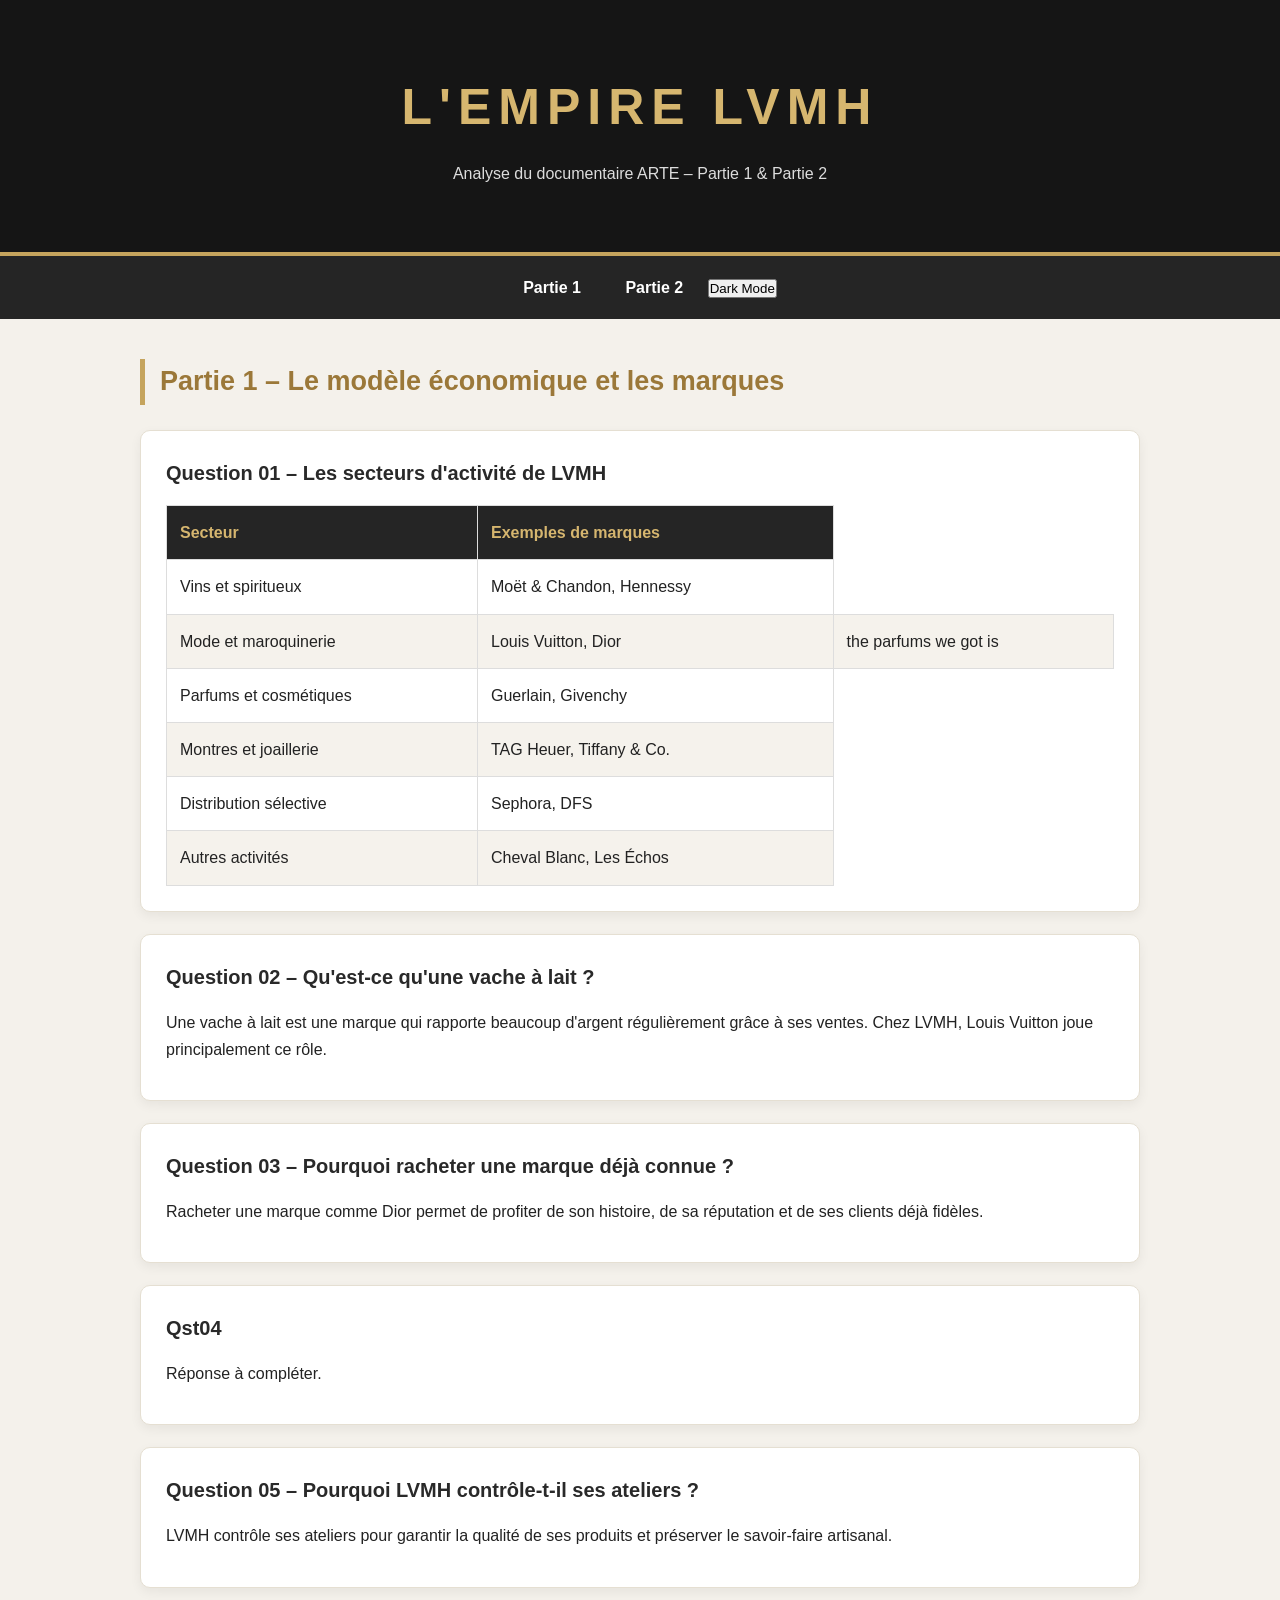
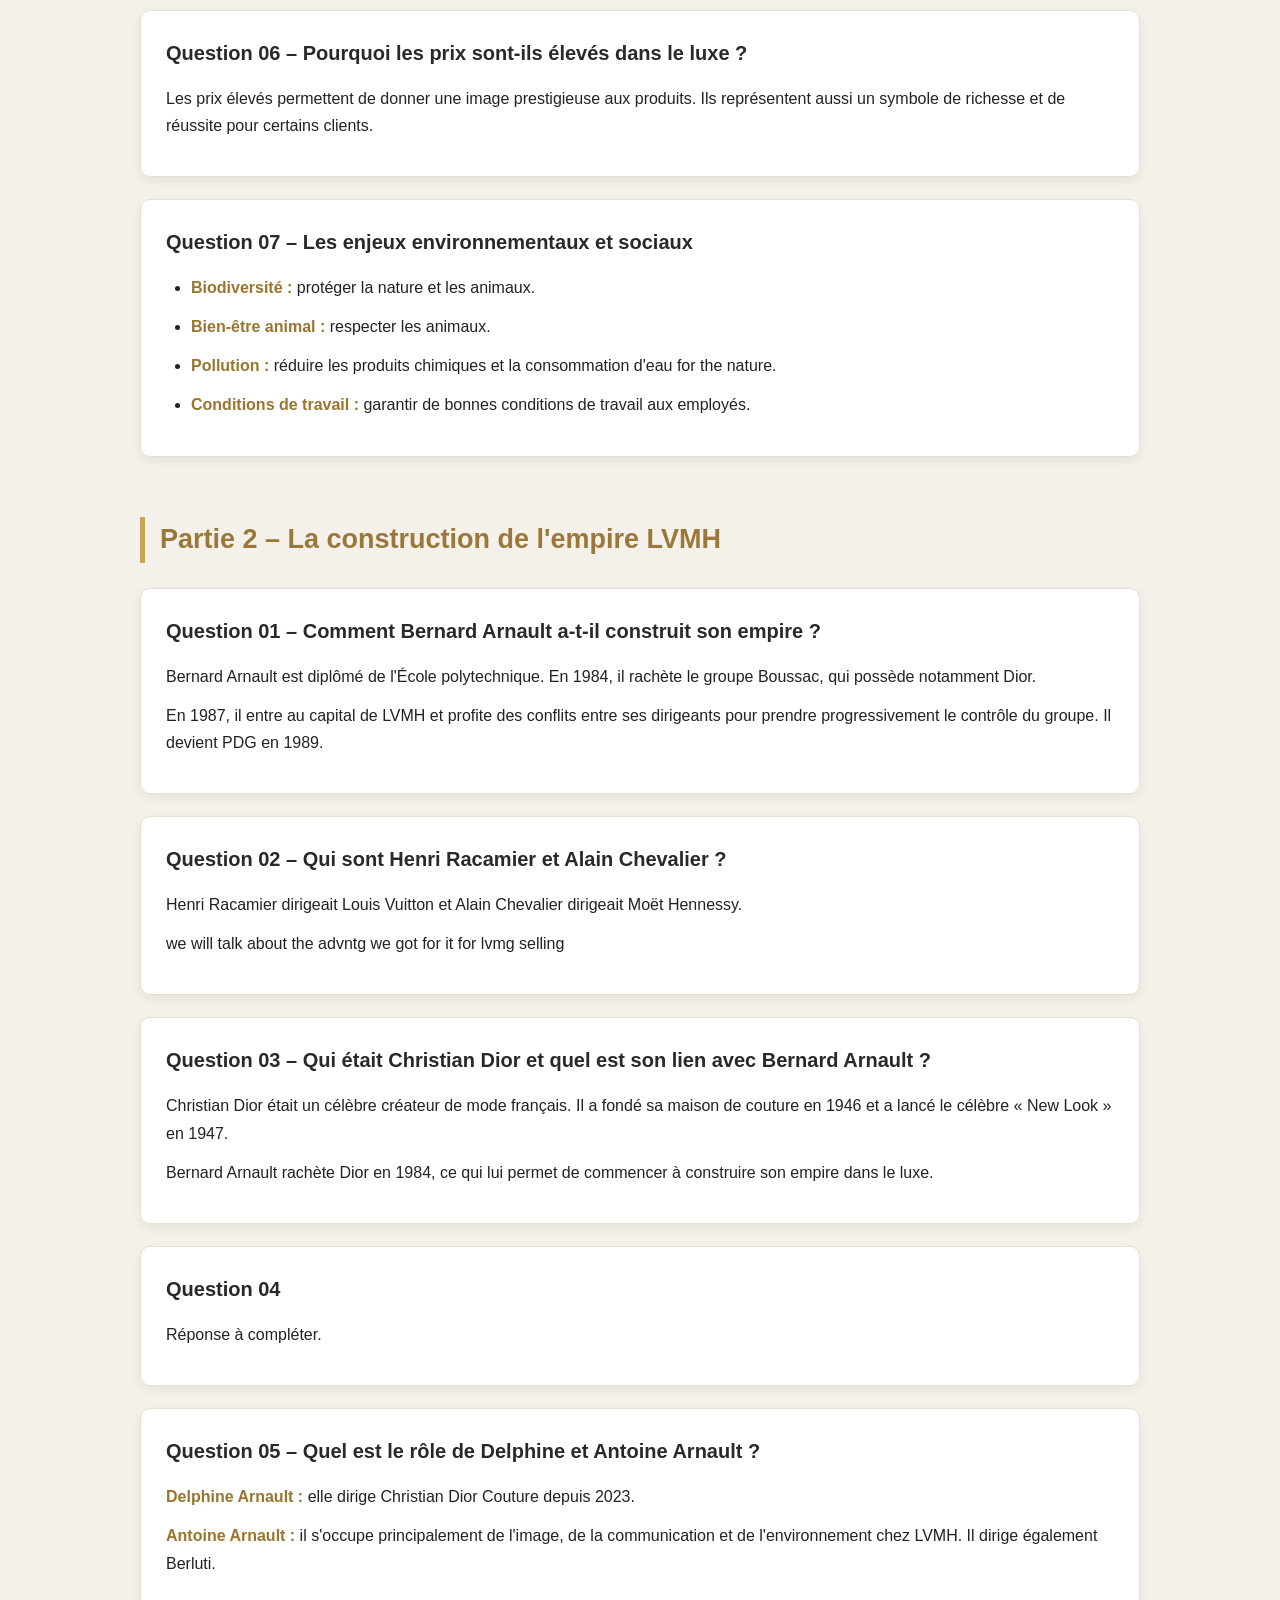
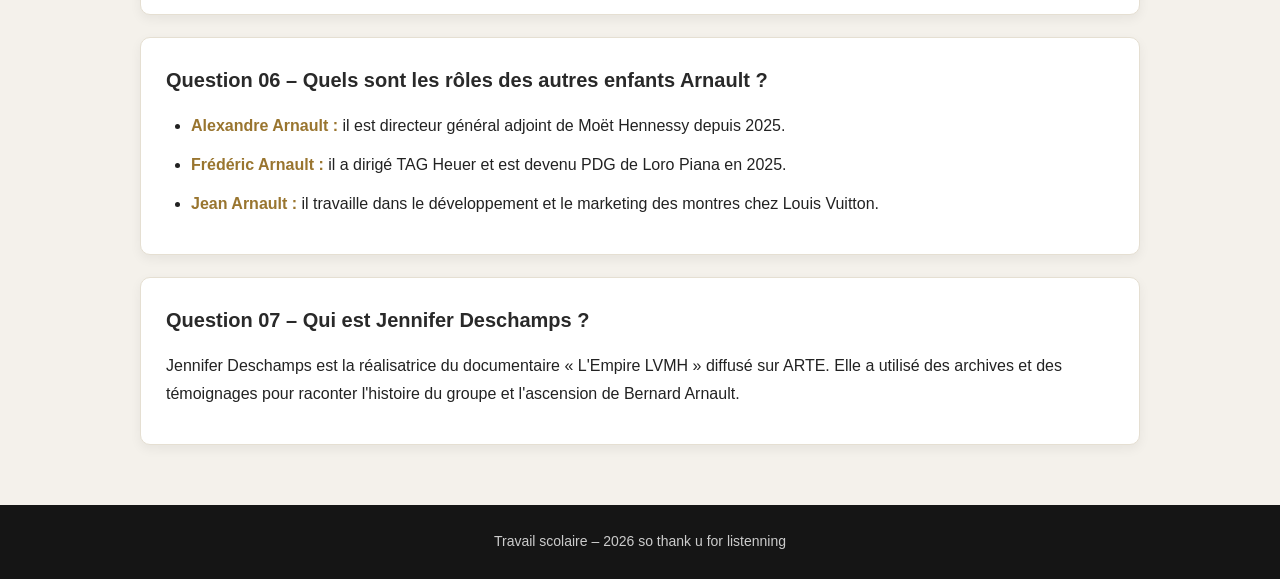
<file: index.html>
<!doctype html>
<html lang="fr">
  <head>
    <meta charset="UTF-8" />
    <meta name="viewport" content="width=device-width, initial-scale=1.0" />
    <title>my page</title>
    <link rel="stylesheet" href="style.css" />
  </head>

  <body>
    <!-- HEADER -->
    <header>
      <h1>L'EMPIRE LVMH</h1>
      <p>Analyse du documentaire ARTE – Partie 1 & Partie 2</p>
    </header>

    <!-- NAVIGATION -->
    <nav>
      <a href="#partie1">Partie 1</a>
      <a href="#partie2">Partie 2</a>
      <button id="themeButton">Dark Mode</button>
    </nav>

    <main>
      <!-- PARTIE 1 -->
      <section id="partie1">
        <h2>Partie 1 – Le modèle économique et les marques</h2>

        <!-- QUESTION 1 -->
        <article class="card">
          <h3>Question 01 – Les secteurs d'activité de LVMH</h3>

          <table>
            <thead>
              <tr>
                <th>Secteur</th>
                <th>Exemples de marques</th>
              </tr>
            </thead>

            <tbody>
              <tr>
                <td>Vins et spiritueux</td>
                <td>Moët & Chandon, Hennessy</td>
              </tr>

              <tr>
                <td>Mode et maroquinerie</td>
                <td>Louis Vuitton, Dior</td>
                <td>the parfums we got is</td>
              </tr>

              <tr>
                <td>Parfums et cosmétiques</td>
                <td>Guerlain, Givenchy</td>
              </tr>

              <tr>
                <td>Montres et joaillerie</td>
                <td>TAG Heuer, Tiffany & Co.</td>
              </tr>

              <tr>
                <td>Distribution sélective</td>
                <td>Sephora, DFS</td>
              </tr>

              <tr>
                <td>Autres activités</td>
                <td>Cheval Blanc, Les Échos</td>
              </tr>
            </tbody>
          </table>
        </article>

        <!-- QUESTION 2 -->
        <article class="card">
          <h3>Question 02 – Qu'est-ce qu'une vache à lait ?</h3>

          <p>
            Une vache à lait est une marque qui rapporte beaucoup d'argent
            régulièrement grâce à ses ventes. Chez LVMH, Louis Vuitton joue
            principalement ce rôle.
          </p>
        </article>

        <!-- QUESTION 3 -->
        <article class="card">
          <h3>Question 03 – Pourquoi racheter une marque déjà connue ?</h3>

          <p>
            Racheter une marque comme Dior permet de profiter de son histoire,
            de sa réputation et de ses clients déjà fidèles.
          </p>
        </article>

        <!-- QUESTION 4 -->
        <article class="card">
          <h3>Qst04</h3>
          <p>Réponse à compléter.</p>
        </article>

        <!-- QUESTION 5 -->
        <article class="card">
          <h3>Question 05 – Pourquoi LVMH contrôle-t-il ses ateliers ?</h3>

          <p>
            LVMH contrôle ses ateliers pour garantir la qualité de ses produits
            et préserver le savoir-faire artisanal.
          </p>
        </article>

        <!-- QUESTION 6 -->
        <article class="card">
          <h3>
            Question 06 – Pourquoi les prix sont-ils élevés dans le luxe ?
          </h3>

          <p>
            Les prix élevés permettent de donner une image prestigieuse aux
            produits. Ils représentent aussi un symbole de richesse et de
            réussite pour certains clients.
          </p>
        </article>

        <!-- QUESTION 7 -->
        <article class="card">
          <h3>Question 07 – Les enjeux environnementaux et sociaux</h3>

          <ul>
            <li>
              <strong>Biodiversité :</strong>
              protéger la nature et les animaux.
            </li>

            <li>
              <strong>Bien-être animal :</strong>
              respecter les animaux.
            </li>

            <li>
              <strong>Pollution :</strong>
              réduire les produits chimiques et la consommation d'eau for the nature.
            </li>

            <li>
              <strong>Conditions de travail :</strong>
              garantir de bonnes conditions de travail aux employés.
            </li>
          </ul>
        </article>
      </section>

      <!-- PARTIE 2 -->
      <section id="partie2">
        <h2>Partie 2 – La construction de l'empire LVMH</h2>

        <!-- QUESTION 1 -->
        <article class="card">
          <h3>
            Question 01 – Comment Bernard Arnault a-t-il construit son empire ?
          </h3>

          <p>
            Bernard Arnault est diplômé de l'École polytechnique. En 1984, il
            rachète le groupe Boussac, qui possède notamment Dior.
          </p>

          <p>
            En 1987, il entre au capital de LVMH et profite des conflits entre
            ses dirigeants pour prendre progressivement le contrôle du groupe.
            Il devient PDG en 1989.
          </p>
        </article>

        <!-- QUESTION 2 -->
        <article class="card">
          <h3>Question 02 – Qui sont Henri Racamier et Alain Chevalier ?</h3>

          <p>
            Henri Racamier dirigeait Louis Vuitton et Alain Chevalier dirigeait
            Moët Hennessy.
          </p>

          <p>we will talk about the advntg we got for it for lvmg selling</p>
        </article>

        <!-- QUESTION 3 -->
        <article class="card">
          <h3>
            Question 03 – Qui était Christian Dior et quel est son lien avec
            Bernard Arnault ?
          </h3>

          <p>
            Christian Dior était un célèbre créateur de mode français. Il a
            fondé sa maison de couture en 1946 et a lancé le célèbre « New Look
            » en 1947.
          </p>

          <p>
            Bernard Arnault rachète Dior en 1984, ce qui lui permet de commencer
            à construire son empire dans le luxe.
          </p>
        </article>

        <!-- QUESTION 4 -->
        <article class="card">
          <h3>Question 04</h3>
          <p>Réponse à compléter.</p>
        </article>

        <!-- QUESTION 5 -->
        <article class="card">
          <h3>
            Question 05 – Quel est le rôle de Delphine et Antoine Arnault ?
          </h3>

          <p>
            <strong>Delphine Arnault :</strong>
            elle dirige Christian Dior Couture depuis 2023.
          </p>

          <p>
            <strong>Antoine Arnault :</strong>
            il s'occupe principalement de l'image, de la communication et de
            l'environnement chez LVMH. Il dirige également Berluti.
          </p>
        </article>

        <!-- QUESTION 6 -->
        <article class="card">
          <h3>
            Question 06 – Quels sont les rôles des autres enfants Arnault ?
          </h3>

          <ul>
            <li>
              <strong>Alexandre Arnault :</strong>
              il est directeur général adjoint de Moët Hennessy depuis 2025.
            </li>

            <li>
              <strong>Frédéric Arnault :</strong>
              il a dirigé TAG Heuer et est devenu PDG de Loro Piana en 2025.
            </li>

            <li>
              <strong>Jean Arnault :</strong>
              il travaille dans le développement et le marketing des montres
              chez Louis Vuitton.
            </li>
          </ul>
        </article>

        <!-- QUESTION 7 -->
        <article class="card">
          <h3>Question 07 – Qui est Jennifer Deschamps ?</h3>

          <p>
            Jennifer Deschamps est la réalisatrice du documentaire « L'Empire
            LVMH » diffusé sur ARTE. Elle a utilisé des archives et des
            témoignages pour raconter l'histoire du groupe et l'ascension de
            Bernard Arnault.
          </p>
        </article>
      </section>
      <script src="script.js"></script>
    </main>

    <!-- FOOTER -->
    <footer>
      <p>Travail scolaire – 2026 so thank u for listenning</p>
    </footer>
  </body>
</html>
</file>
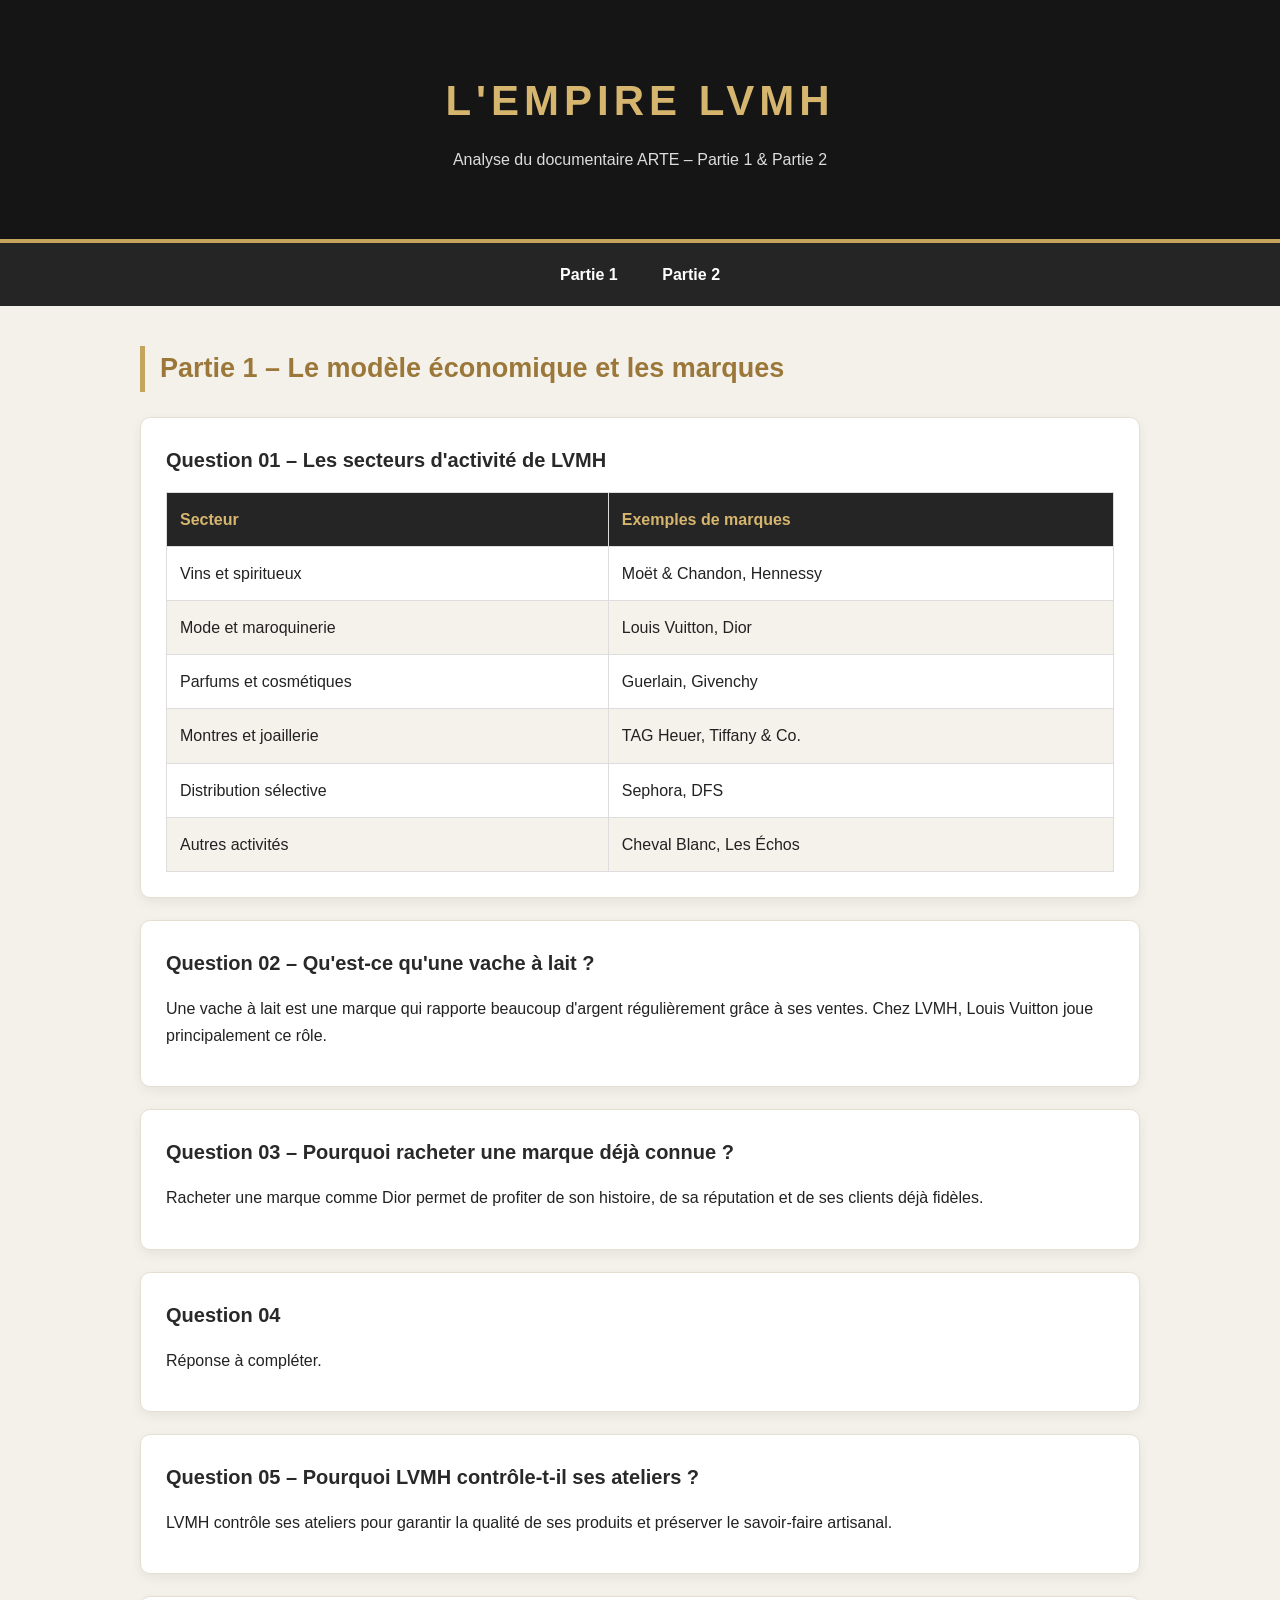
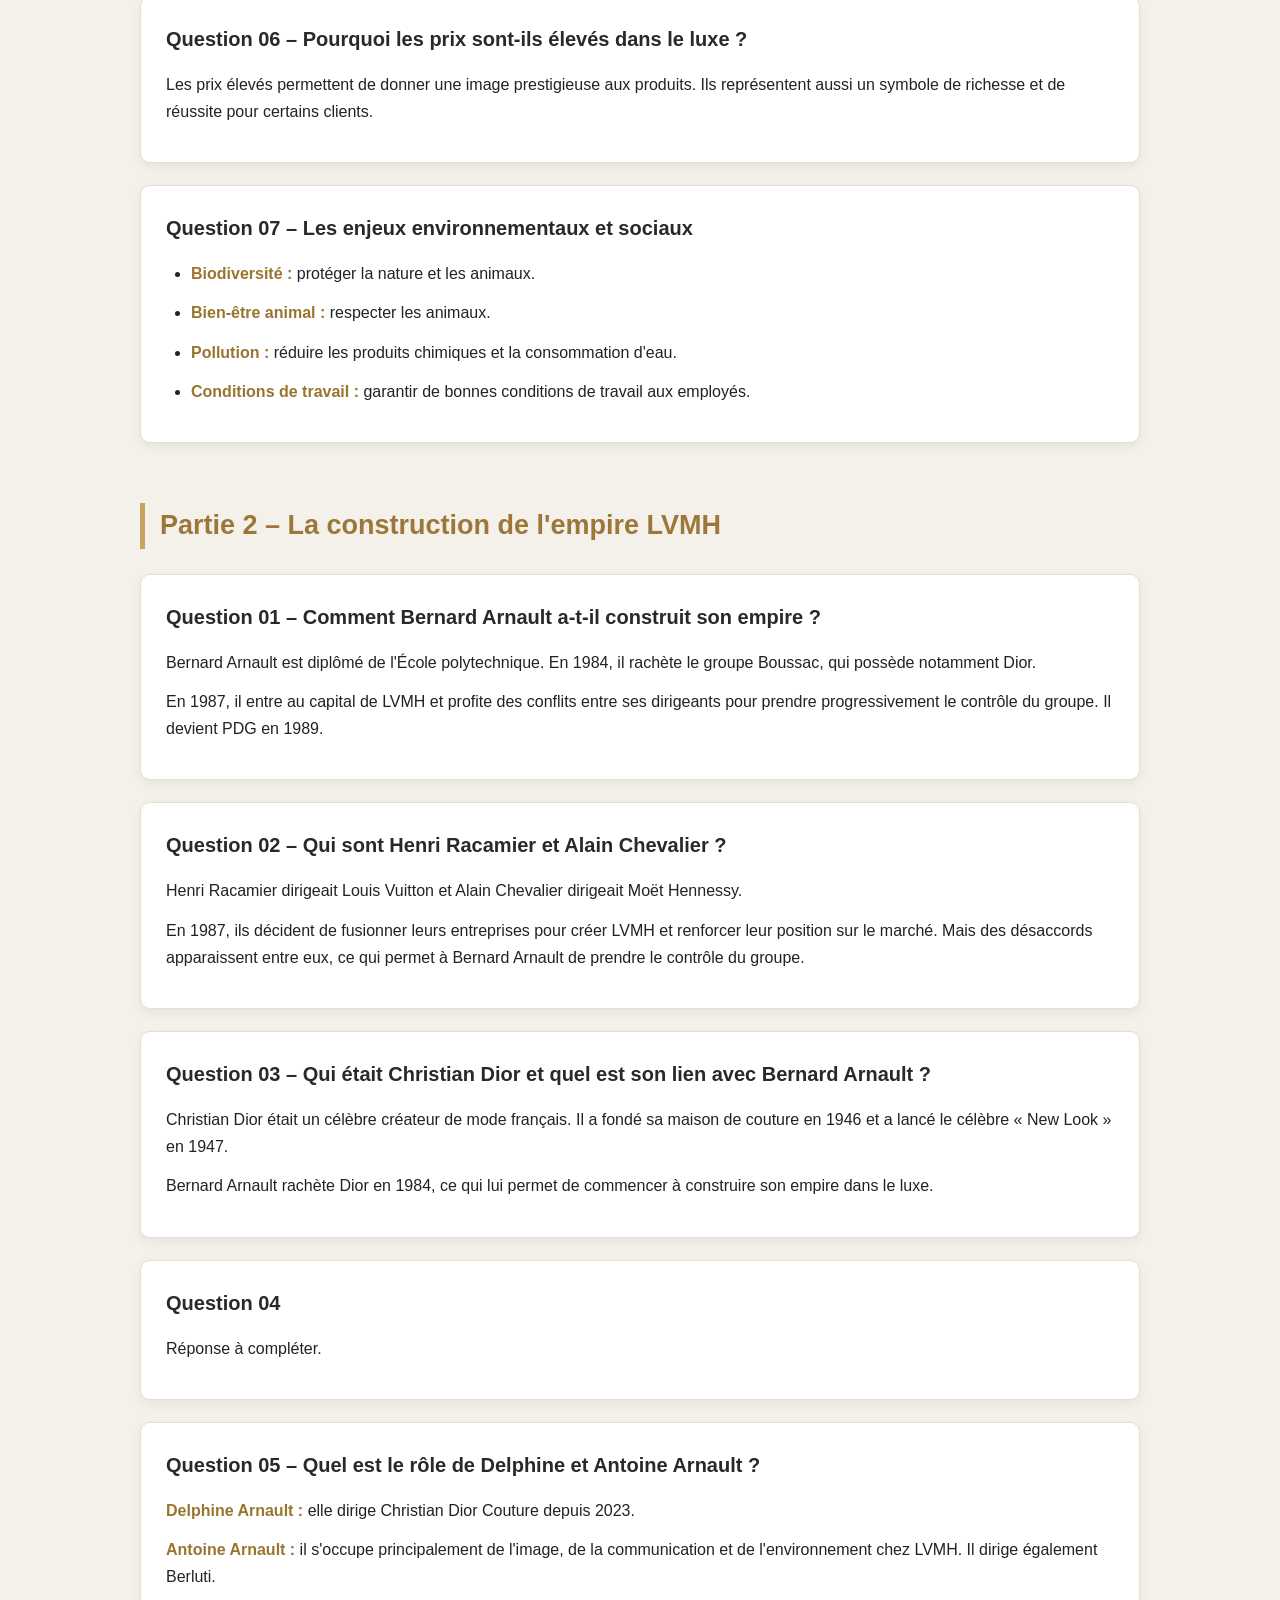
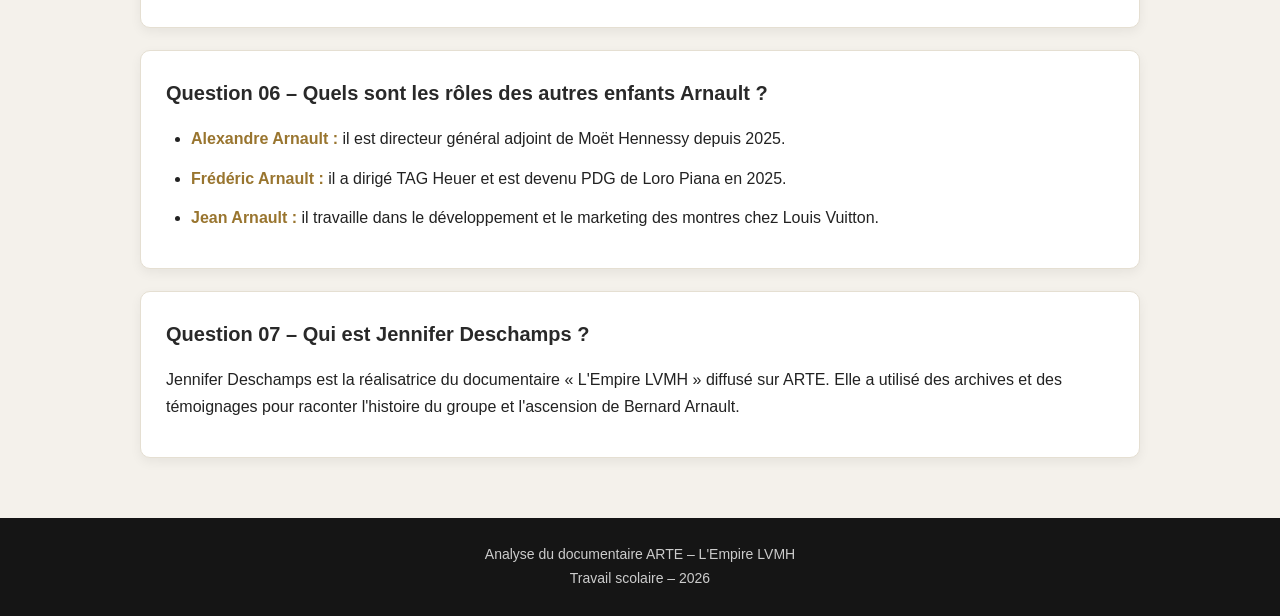
<file: fr.html>
<!doctype html>
<html lang="fr">
  <head>
    <meta charset="UTF-8" />
    <meta name="viewport" content="width=device-width, initial-scale=1.0" />
    <title>LVMH - L'Empire du Luxe</title>
    <link rel="stylesheet" href="week.css" />
  </head>

  <body>
    <!-- HEADER -->
    <header>
      <h1>L'EMPIRE LVMH</h1>
      <p>Analyse du documentaire ARTE – Partie 1 & Partie 2</p>
    </header>

    <!-- NAVIGATION -->
    <nav>
      <a href="#partie1">Partie 1</a>
      <a href="#partie2">Partie 2</a>
    </nav>

    <main>
      <!-- PARTIE 1 -->
      <section id="partie1">
        <h2>Partie 1 – Le modèle économique et les marques</h2>

        <!-- QUESTION 1 -->
        <article class="card">
          <h3>Question 01 – Les secteurs d'activité de LVMH</h3>

          <table>
            <thead>
              <tr>
                <th>Secteur</th>
                <th>Exemples de marques</th>
              </tr>
            </thead>

            <tbody>
              <tr>
                <td>Vins et spiritueux</td>
                <td>Moët & Chandon, Hennessy</td>
              </tr>

              <tr>
                <td>Mode et maroquinerie</td>
                <td>Louis Vuitton, Dior</td>
              </tr>

              <tr>
                <td>Parfums et cosmétiques</td>
                <td>Guerlain, Givenchy</td>
              </tr>

              <tr>
                <td>Montres et joaillerie</td>
                <td>TAG Heuer, Tiffany & Co.</td>
              </tr>

              <tr>
                <td>Distribution sélective</td>
                <td>Sephora, DFS</td>
              </tr>

              <tr>
                <td>Autres activités</td>
                <td>Cheval Blanc, Les Échos</td>
              </tr>
            </tbody>
          </table>
        </article>

        <!-- QUESTION 2 -->
        <article class="card">
          <h3>Question 02 – Qu'est-ce qu'une vache à lait ?</h3>

          <p>
            Une vache à lait est une marque qui rapporte beaucoup d'argent
            régulièrement grâce à ses ventes. Chez LVMH, Louis Vuitton joue
            principalement ce rôle.
          </p>
        </article>

        <!-- QUESTION 3 -->
        <article class="card">
          <h3>Question 03 – Pourquoi racheter une marque déjà connue ?</h3>

          <p>
            Racheter une marque comme Dior permet de profiter de son histoire,
            de sa réputation et de ses clients déjà fidèles.
          </p>
        </article>

        <!-- QUESTION 4 -->
        <article class="card">
          <h3>Question 04</h3>
          <p>Réponse à compléter.</p>
        </article>

        <!-- QUESTION 5 -->
        <article class="card">
          <h3>Question 05 – Pourquoi LVMH contrôle-t-il ses ateliers ?</h3>

          <p>
            LVMH contrôle ses ateliers pour garantir la qualité de ses produits
            et préserver le savoir-faire artisanal.
          </p>
        </article>

        <!-- QUESTION 6 -->
        <article class="card">
          <h3>
            Question 06 – Pourquoi les prix sont-ils élevés dans le luxe ?
          </h3>

          <p>
            Les prix élevés permettent de donner une image prestigieuse aux
            produits. Ils représentent aussi un symbole de richesse et de
            réussite pour certains clients.
          </p>
        </article>

        <!-- QUESTION 7 -->
        <article class="card">
          <h3>Question 07 – Les enjeux environnementaux et sociaux</h3>

          <ul>
            <li>
              <strong>Biodiversité :</strong>
              protéger la nature et les animaux.
            </li>

            <li>
              <strong>Bien-être animal :</strong>
              respecter les animaux.
            </li>

            <li>
              <strong>Pollution :</strong>
              réduire les produits chimiques et la consommation d'eau.
            </li>

            <li>
              <strong>Conditions de travail :</strong>
              garantir de bonnes conditions de travail aux employés.
            </li>
          </ul>
        </article>
      </section>

      <!-- PARTIE 2 -->
      <section id="partie2">
        <h2>Partie 2 – La construction de l'empire LVMH</h2>

        <!-- QUESTION 1 -->
        <article class="card">
          <h3>
            Question 01 – Comment Bernard Arnault a-t-il construit son empire ?
          </h3>

          <p>
            Bernard Arnault est diplômé de l'École polytechnique. En 1984, il
            rachète le groupe Boussac, qui possède notamment Dior.
          </p>

          <p>
            En 1987, il entre au capital de LVMH et profite des conflits entre
            ses dirigeants pour prendre progressivement le contrôle du groupe.
            Il devient PDG en 1989.
          </p>
        </article>

        <!-- QUESTION 2 -->
        <article class="card">
          <h3>Question 02 – Qui sont Henri Racamier et Alain Chevalier ?</h3>

          <p>
            Henri Racamier dirigeait Louis Vuitton et Alain Chevalier dirigeait
            Moët Hennessy.
          </p>

          <p>
            En 1987, ils décident de fusionner leurs entreprises pour créer LVMH
            et renforcer leur position sur le marché. Mais des désaccords
            apparaissent entre eux, ce qui permet à Bernard Arnault de prendre
            le contrôle du groupe.
          </p>
        </article>

        <!-- QUESTION 3 -->
        <article class="card">
          <h3>
            Question 03 – Qui était Christian Dior et quel est son lien avec
            Bernard Arnault ?
          </h3>

          <p>
            Christian Dior était un célèbre créateur de mode français. Il a
            fondé sa maison de couture en 1946 et a lancé le célèbre « New Look
            » en 1947.
          </p>

          <p>
            Bernard Arnault rachète Dior en 1984, ce qui lui permet de commencer
            à construire son empire dans le luxe.
          </p>
        </article>

        <!-- QUESTION 4 -->
        <article class="card">
          <h3>Question 04</h3>
          <p>Réponse à compléter.</p>
        </article>

        <!-- QUESTION 5 -->
        <article class="card">
          <h3>
            Question 05 – Quel est le rôle de Delphine et Antoine Arnault ?
          </h3>

          <p>
            <strong>Delphine Arnault :</strong>
            elle dirige Christian Dior Couture depuis 2023.
          </p>

          <p>
            <strong>Antoine Arnault :</strong>
            il s'occupe principalement de l'image, de la communication et de
            l'environnement chez LVMH. Il dirige également Berluti.
          </p>
        </article>

        <!-- QUESTION 6 -->
        <article class="card">
          <h3>
            Question 06 – Quels sont les rôles des autres enfants Arnault ?
          </h3>

          <ul>
            <li>
              <strong>Alexandre Arnault :</strong>
              il est directeur général adjoint de Moët Hennessy depuis 2025.
            </li>

            <li>
              <strong>Frédéric Arnault :</strong>
              il a dirigé TAG Heuer et est devenu PDG de Loro Piana en 2025.
            </li>

            <li>
              <strong>Jean Arnault :</strong>
              il travaille dans le développement et le marketing des montres
              chez Louis Vuitton.
            </li>
          </ul>
        </article>

        <!-- QUESTION 7 -->
        <article class="card">
          <h3>Question 07 – Qui est Jennifer Deschamps ?</h3>

          <p>
            Jennifer Deschamps est la réalisatrice du documentaire « L'Empire
            LVMH » diffusé sur ARTE. Elle a utilisé des archives et des
            témoignages pour raconter l'histoire du groupe et l'ascension de
            Bernard Arnault.
          </p>
        </article>
      </section>
    </main>

    <!-- FOOTER -->
    <footer>
      <p>Analyse du documentaire ARTE – L'Empire LVMH</p>
      <p>Travail scolaire – 2026</p>
    </footer>
  </body>
</html>
</file>
<file: style.css>
/* =========================
   GENERAL
========================= */

* {
  margin: 0;
  padding: 0;
  box-sizing: border-box;
}

html {
  scroll-behavior: smooth;
}

body {
  font-family: Arial, sans-serif;
  background-color: #f4f1eb;
  color: #222;
  line-height: 1.7;
}

/* =========================
   HEADER
========================= */

header {
  background-color: #151515;
  color: white;
  text-align: center;
  padding: 65px 20px;
  border-bottom: 4px solid #c5a45d;
}

header h1 {
  font-size: 50px;
  letter-spacing: 7px;
  color: #d6b66f;
}

header p {
  margin-top: 10px;
  color: #ddd;
}

/* =========================
   NAVIGATION
========================= */

nav {
  background-color: #252525;
  padding: 18px;
  text-align: center;
  position: sticky;
  top: 0;
  z-index: 10;
}

nav a {
  color: white;
  text-decoration: none;
  margin: 0 20px;
  font-weight: bold;
  transition: color 0.3s;
}

nav a:hover {
  color: #d6b66f;
}

/* =========================
   MAIN
========================= */

main {
  width: 85%;
  max-width: 1000px;
  margin: 40px auto;
}

/* =========================
   SECTIONS
========================= */

section {
  margin-bottom: 60px;
  scroll-margin-top: 80px;
}

section h2 {
  color: #9b7839;
  font-size: 27px;
  margin-bottom: 25px;
  border-left: 5px solid #c5a45d;
  padding-left: 15px;
}

/* =========================
   CARDS
========================= */

.card {
  background-color: white;
  padding: 25px;
  margin-bottom: 22px;
  border-radius: 10px;
  border: 1px solid #e5dfd2;
  box-shadow: 0 4px 12px rgba(0, 0, 0, 0.06);
  transition:
    transform 0.3s,
    box-shadow 0.3s;
}

.card:hover {
  transform: translateY(-4px);
  box-shadow: 0 5px 20px rgba(0, 0, 0, 0.1);
}

.card h3 {
  color: #292929;
  margin-bottom: 15px;
  font-size: 20px;
}

.card p {
  margin-bottom: 12px;
}

.card ul {
  padding-left: 25px;
}

.card li {
  margin-bottom: 12px;
}

.card strong {
  color: #99752f;
}

/* =========================
   TABLE
========================= */

table {
  width: 100%;
  border-collapse: collapse;
  margin-top: 15px;
}

th {
  background-color: #252525;
  color: #d6b66f;
}

th,
td {
  padding: 13px;
  border: 1px solid #ddd;
  text-align: left;
}

tr:nth-child(even) {
  background-color: #f5f2ec;
}

/* =========================
   FOOTER
========================= */

footer {
  background-color: #151515;
  color: #ccc;
  text-align: center;
  padding: 25px;
  margin-top: 50px;
  font-size: 14px;
}

/* =========================
   RESPONSIVE
========================= */

@media (max-width: 600px) {
  header h1 {
    font-size: 28px;
  }

  main {
    width: 92%;
  }

  nav a {
    margin: 0 8px;
    font-size: 14px;
  }

  .card {
    padding: 18px;
  }

  .card h3 {
    font-size: 17px;
  }

  table {
    font-size: 13px;
  }

  th,
  td {
    padding: 8px;
  }
}
.dark-mode {
  background-color: #151515;
  color: white;
}

.dark-mode main {
  background-color: #151515;
}

.dark-mode .card {
  background-color: #252525;
  color: white;
  border-color: #444;
}

.dark-mode .card h3 {
  color: #d6b66f;
}
</file>
<file: week.css>
/* =========================
   GENERAL
========================= */

* {
  margin: 0;
  padding: 0;
  box-sizing: border-box;
}

html {
  scroll-behavior: smooth;
}

body {
  font-family: Arial, sans-serif;
  background-color: #f4f1eb;
  color: #222;
  line-height: 1.7;
}

/* =========================
   HEADER
========================= */

header {
  background-color: #151515;
  color: white;
  text-align: center;
  padding: 65px 20px;
  border-bottom: 4px solid #c5a45d;
}

header h1 {
  font-size: 42px;
  letter-spacing: 5px;
  color: #d6b66f;
}

header p {
  margin-top: 10px;
  color: #ddd;
}

/* =========================
   NAVIGATION
========================= */

nav {
  background-color: #252525;
  padding: 18px;
  text-align: center;
  position: sticky;
  top: 0;
  z-index: 10;
}

nav a {
  color: white;
  text-decoration: none;
  margin: 0 20px;
  font-weight: bold;
  transition: color 0.3s;
}

nav a:hover {
  color: #d6b66f;
}

/* =========================
   MAIN
========================= */

main {
  width: 85%;
  max-width: 1000px;
  margin: 40px auto;
}

/* =========================
   SECTIONS
========================= */

section {
  margin-bottom: 60px;
  scroll-margin-top: 80px;
}

section h2 {
  color: #9b7839;
  font-size: 27px;
  margin-bottom: 25px;
  border-left: 5px solid #c5a45d;
  padding-left: 15px;
}

/* =========================
   CARDS
========================= */

.card {
  background-color: white;
  padding: 25px;
  margin-bottom: 22px;
  border-radius: 10px;
  border: 1px solid #e5dfd2;
  box-shadow: 0 4px 12px rgba(0, 0, 0, 0.06);
  transition:
    transform 0.3s,
    box-shadow 0.3s;
}

.card:hover {
  transform: translateY(-4px);
  box-shadow: 0 8px 20px rgba(0, 0, 0, 0.1);
}

.card h3 {
  color: #292929;
  margin-bottom: 15px;
  font-size: 20px;
}

.card p {
  margin-bottom: 12px;
}

.card ul {
  padding-left: 25px;
}

.card li {
  margin-bottom: 12px;
}

.card strong {
  color: #99752f;
}

/* =========================
   TABLE
========================= */

table {
  width: 100%;
  border-collapse: collapse;
  margin-top: 15px;
}

th {
  background-color: #252525;
  color: #d6b66f;
}

th,
td {
  padding: 13px;
  border: 1px solid #ddd;
  text-align: left;
}

tr:nth-child(even) {
  background-color: #f5f2ec;
}

/* =========================
   FOOTER
========================= */

footer {
  background-color: #151515;
  color: #ccc;
  text-align: center;
  padding: 25px;
  margin-top: 50px;
  font-size: 14px;
}

/* =========================
   RESPONSIVE
========================= */

@media (max-width: 600px) {
  header h1 {
    font-size: 28px;
  }

  main {
    width: 92%;
  }

  nav a {
    margin: 0 8px;
    font-size: 14px;
  }

  .card {
    padding: 18px;
  }

  .card h3 {
    font-size: 17px;
  }

  table {
    font-size: 13px;
  }

  th,
  td {
    padding: 8px;
  }
}
</file>
